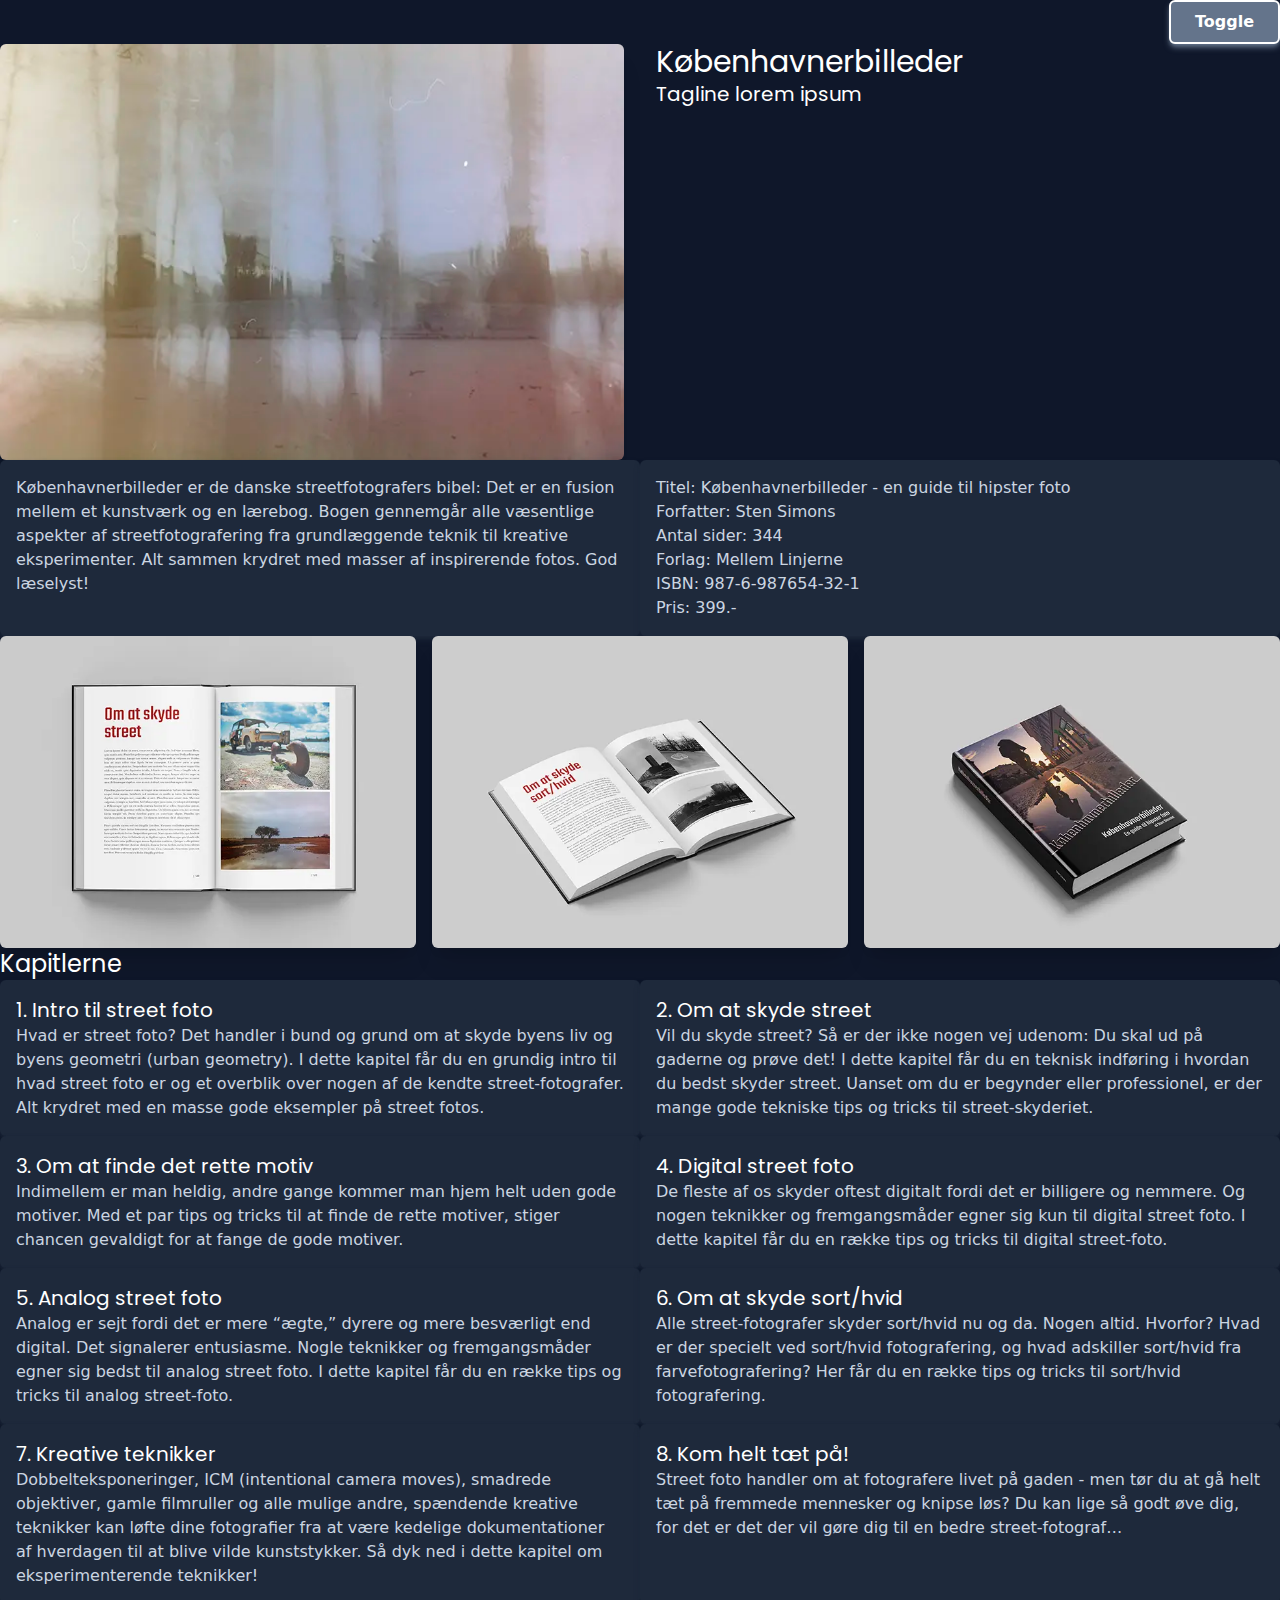
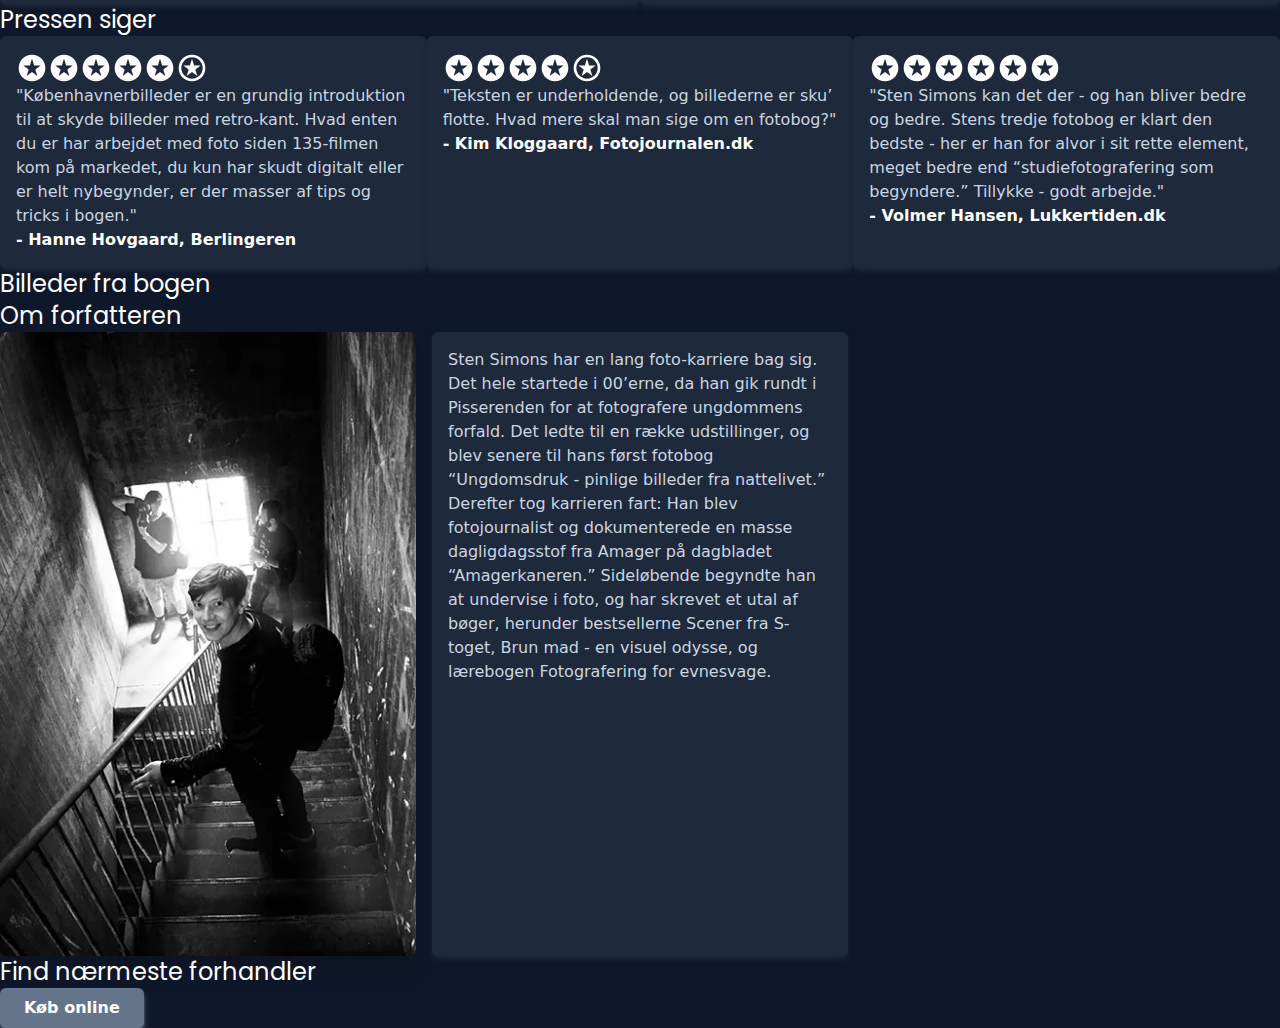
<file: index.html>
<!DOCTYPE html>
<html lang="da">
  <head>
    <meta charset="UTF-8" />
    <link rel="icon" type="image/svg+xml" href="/vite.svg" />
    <meta name="viewport" content="width=device-width, initial-scale=1.0" />
    <link rel="preconnect" href="https://fonts.googleapis.com" />
    <link rel="preconnect" href="https://fonts.gstatic.com" crossorigin />
    <link href="https://fonts.googleapis.com/css2?family=Poppins:wght@700&display=swap" rel="stylesheet" />
    <title>Københavnerbilleder</title>
    <script type="module" crossorigin src="./assets/main-fbc3914c.js"></script>
    <link rel="stylesheet" href="./assets/index-b1b9f9e5.css">
  </head>
  <body class="m-auto max-w-7xl bg-slate-900 text-white dark:bg-slate-200">
    <header class="mt-2 flex justify-end">
      <div class="fixed top-0 left-0 h-3 w-full origin-left bg-pink-300" id="progress-bar"></div>
      <button class="m-2 mb-12 rounded-md border-2 border-white bg-slate-500 px-6 py-2 font-semibold shadow-md shadow-slate-500" id="toggle-darkmode">Toggle</button>
    </header>
    <section class="mb-12 grid grid-cols-1 gap-x-8 sm:grid-cols-2">
      <img class="m-2 rounded-md shadow-xl" src="img/lomo-smena-17.webp" alt="" />
      <div>
        <h1 class="m-2 font-headline text-3xl dark:text-slate-800">Københavnerbilleder</h1>
        <h3 class="m-2 font-headline text-xl">Tagline lorem ipsum</h3>
      </div>
    </section>

    <section class="mb-12 grid grid-cols-1 sm:grid-cols-2">
      <p class="m-2 rounded-md bg-slate-800 p-4 text-slate-300 shadow-md shadow-slate-800">Københavnerbilleder er de danske streetfotografers bibel: Det er en fusion mellem et kunstværk og en lærebog. Bogen gennemgår alle væsentlige aspekter af streetfotografering fra grundlæggende teknik til kreative eksperimenter. Alt sammen krydret med masser af inspirerende fotos. God læselyst!</p>
      <p class="m-2 rounded-md bg-slate-800 p-4 text-slate-300 shadow-md shadow-slate-800">
        Titel: Københavnerbilleder - en guide til hipster foto <br />
        Forfatter: Sten Simons <br />
        Antal sider: 344 <br />
        Forlag: Mellem Linjerne <br />
        ISBN: 987-6-987654-32-1 <br />
        Pris: 399.- <br />
      </p>
    </section>
    <section class="mb-12 grid grid-cols-1 gap-x-4 sm:grid-cols-3">
      <img class="m-2 rounded-md shadow-xl" src="img/kobenhavnerbilleder_oppefra.webp" alt="bog set oppefra" />
      <img class="m-2 rounded-md shadow-xl" src="img/kobenhavnerbilleder_aaben_venstre.webp" alt="bog åben venstre" />
      <img class="m-2 rounded-md shadow-xl" src="img/kobenhavnerbilleder-sten-simons.webp" alt="bog cover" />
    </section>
    <h2 class="m-2 font-headline text-2xl">Kapitlerne</h2>
    <section class="mb-12 grid grid-cols-1 sm:grid-cols-2">
      <article class="m-2 rounded-md bg-slate-800 p-4 shadow-md shadow-slate-800">
        <h3 class="mb-4 font-headline text-xl">1. Intro til street foto</h3>
        <p class="text-slate-300">Hvad er street foto? Det handler i bund og grund om at skyde byens liv og byens geometri (urban geometry). I dette kapitel får du en grundig intro til hvad street foto er og et overblik over nogen af de kendte street-fotografer. Alt krydret med en masse gode eksempler på street fotos.</p>
      </article>
      <article class="m-2 rounded-md bg-slate-800 p-4 shadow-md shadow-slate-800">
        <h3 class="mb-4 font-headline text-xl">2. Om at skyde street</h3>
        <p class="text-slate-300">Vil du skyde street? Så er der ikke nogen vej udenom: Du skal ud på gaderne og prøve det! I dette kapitel får du en teknisk indføring i hvordan du bedst skyder street. Uanset om du er begynder eller professionel, er der mange gode tekniske tips og tricks til street-skyderiet.</p>
      </article>
      <article class="m-2 rounded-md bg-slate-800 p-4 shadow-md shadow-slate-800">
        <h3 class="mb-4 font-headline text-xl">3. Om at finde det rette motiv</h3>
        <p class="text-slate-300">Indimellem er man heldig, andre gange kommer man hjem helt uden gode motiver. Med et par tips og tricks til at finde de rette motiver, stiger chancen gevaldigt for at fange de gode motiver.</p>
      </article>
      <article class="m-2 rounded-md bg-slate-800 p-4 shadow-md shadow-slate-800">
        <h3 class="mb-4 font-headline text-xl">4. Digital street foto</h3>
        <p class="text-slate-300">De fleste af os skyder oftest digitalt fordi det er billigere og nemmere. Og nogen teknikker og fremgangsmåder egner sig kun til digital street foto. I dette kapitel får du en række tips og tricks til digital street-foto.</p>
      </article>
      <article class="m-2 rounded-md bg-slate-800 p-4 shadow-md shadow-slate-800">
        <h3 class="mb-4 font-headline text-xl">5. Analog street foto</h3>
        <p class="text-slate-300">Analog er sejt fordi det er mere “ægte,” dyrere og mere besværligt end digital. Det signalerer entusiasme. Nogle teknikker og fremgangsmåder egner sig bedst til analog street foto. I dette kapitel får du en række tips og tricks til analog street-foto.</p>
      </article>
      <article class="m-2 rounded-md bg-slate-800 p-4 shadow-md shadow-slate-800">
        <h3 class="mb-4 font-headline text-xl">6. Om at skyde sort/hvid</h3>
        <p class="text-slate-300">Alle street-fotografer skyder sort/hvid nu og da. Nogen altid. Hvorfor? Hvad er der specielt ved sort/hvid fotografering, og hvad adskiller sort/hvid fra farvefotografering? Her får du en række tips og tricks til sort/hvid fotografering.</p>
      </article>
      <article class="m-2 rounded-md bg-slate-800 p-4 shadow-md shadow-slate-800">
        <h3 class="mb-4 font-headline text-xl">7. Kreative teknikker</h3>
        <p class="text-slate-300">Dobbelteksponeringer, ICM (intentional camera moves), smadrede objektiver, gamle filmruller og alle mulige andre, spændende kreative teknikker kan løfte dine fotografier fra at være kedelige dokumentationer af hverdagen til at blive vilde kunststykker. Så dyk ned i dette kapitel om eksperimenterende teknikker!</p>
      </article>
      <article class="m-2 rounded-md bg-slate-800 p-4 shadow-md shadow-slate-800">
        <h3 class="mb-4 font-headline text-xl">8. Kom helt tæt på!</h3>
        <p class="text-slate-300">Street foto handler om at fotografere livet på gaden - men tør du at gå helt tæt på fremmede mennesker og knipse løs? Du kan lige så godt øve dig, for det er det der vil gøre dig til en bedre street-fotograf…</p>
      </article>
    </section>
    <h2 class="m-2 font-headline text-2xl">Pressen siger</h2>
    <section class="mb-12 grid grid-cols-1 sm:grid-cols-3">
      <article class="m-2 place-content-between rounded-md bg-slate-800 p-4 shadow-md shadow-slate-800">
        <div class="flex">
          <svg class="mr-1 mb-4" xmlns="http://www.w3.org/2000/svg" width="32" height="32" viewBox="0 0 24 24"><path fill="currentColor" d="m8 18l4-3.05L16 18l-1.5-4.95l4-2.85h-4.9L12 5l-1.6 5.2H5.5l4 2.85Zm4 4q-2.075 0-3.9-.788q-1.825-.787-3.175-2.137q-1.35-1.35-2.137-3.175Q2 14.075 2 12t.788-3.9q.787-1.825 2.137-3.175q1.35-1.35 3.175-2.138Q9.925 2 12 2t3.9.787q1.825.788 3.175 2.138q1.35 1.35 2.137 3.175Q22 9.925 22 12t-.788 3.9q-.787 1.825-2.137 3.175q-1.35 1.35-3.175 2.137Q14.075 22 12 22Z" /></svg>
          <svg class="mr-1 mb-4" xmlns="http://www.w3.org/2000/svg" width="32" height="32" viewBox="0 0 24 24"><path fill="currentColor" d="m8 18l4-3.05L16 18l-1.5-4.95l4-2.85h-4.9L12 5l-1.6 5.2H5.5l4 2.85Zm4 4q-2.075 0-3.9-.788q-1.825-.787-3.175-2.137q-1.35-1.35-2.137-3.175Q2 14.075 2 12t.788-3.9q.787-1.825 2.137-3.175q1.35-1.35 3.175-2.138Q9.925 2 12 2t3.9.787q1.825.788 3.175 2.138q1.35 1.35 2.137 3.175Q22 9.925 22 12t-.788 3.9q-.787 1.825-2.137 3.175q-1.35 1.35-3.175 2.137Q14.075 22 12 22Z" /></svg>
          <svg class="mr-1 mb-4" xmlns="http://www.w3.org/2000/svg" width="32" height="32" viewBox="0 0 24 24"><path fill="currentColor" d="m8 18l4-3.05L16 18l-1.5-4.95l4-2.85h-4.9L12 5l-1.6 5.2H5.5l4 2.85Zm4 4q-2.075 0-3.9-.788q-1.825-.787-3.175-2.137q-1.35-1.35-2.137-3.175Q2 14.075 2 12t.788-3.9q.787-1.825 2.137-3.175q1.35-1.35 3.175-2.138Q9.925 2 12 2t3.9.787q1.825.788 3.175 2.138q1.35 1.35 2.137 3.175Q22 9.925 22 12t-.788 3.9q-.787 1.825-2.137 3.175q-1.35 1.35-3.175 2.137Q14.075 22 12 22Z" /></svg>
          <svg class="mr-1 mb-4" xmlns="http://www.w3.org/2000/svg" width="32" height="32" viewBox="0 0 24 24"><path fill="currentColor" d="m8 18l4-3.05L16 18l-1.5-4.95l4-2.85h-4.9L12 5l-1.6 5.2H5.5l4 2.85Zm4 4q-2.075 0-3.9-.788q-1.825-.787-3.175-2.137q-1.35-1.35-2.137-3.175Q2 14.075 2 12t.788-3.9q.787-1.825 2.137-3.175q1.35-1.35 3.175-2.138Q9.925 2 12 2t3.9.787q1.825.788 3.175 2.138q1.35 1.35 2.137 3.175Q22 9.925 22 12t-.788 3.9q-.787 1.825-2.137 3.175q-1.35 1.35-3.175 2.137Q14.075 22 12 22Z" /></svg>
          <svg class="mr-1 mb-4" xmlns="http://www.w3.org/2000/svg" width="32" height="32" viewBox="0 0 24 24"><path fill="currentColor" d="m8 18l4-3.05L16 18l-1.5-4.95l4-2.85h-4.9L12 5l-1.6 5.2H5.5l4 2.85Zm4 4q-2.075 0-3.9-.788q-1.825-.787-3.175-2.137q-1.35-1.35-2.137-3.175Q2 14.075 2 12t.788-3.9q.787-1.825 2.137-3.175q1.35-1.35 3.175-2.138Q9.925 2 12 2t3.9.787q1.825.788 3.175 2.138q1.35 1.35 2.137 3.175Q22 9.925 22 12t-.788 3.9q-.787 1.825-2.137 3.175q-1.35 1.35-3.175 2.137Q14.075 22 12 22Z" /></svg>
          <svg class="mr-1 mb-4" xmlns="http://www.w3.org/2000/svg" width="32" height="32" viewBox="0 0 24 24"><path fill="currentColor" d="m8 18l4-3.05L16 18l-1.5-4.95l4-2.85h-4.9L12 5l-1.6 5.2H5.5l4 2.85Zm4 4q-2.075 0-3.9-.788q-1.825-.787-3.175-2.137q-1.35-1.35-2.137-3.175Q2 14.075 2 12t.788-3.9q.787-1.825 2.137-3.175q1.35-1.35 3.175-2.138Q9.925 2 12 2t3.9.787q1.825.788 3.175 2.138q1.35 1.35 2.137 3.175Q22 9.925 22 12t-.788 3.9q-.787 1.825-2.137 3.175q-1.35 1.35-3.175 2.137Q14.075 22 12 22Zm0-2q3.35 0 5.675-2.325Q20 15.35 20 12q0-3.35-2.325-5.675Q15.35 4 12 4Q8.65 4 6.325 6.325Q4 8.65 4 12q0 3.35 2.325 5.675Q8.65 20 12 20Zm0-8Z" /></svg>
        </div>
        <p class="mb-8 text-slate-300">"Københavnerbilleder er en grundig introduktion til at skyde billeder med retro-kant. Hvad enten du er har arbejdet med foto siden 135-filmen kom på markedet, du kun har skudt digitalt eller er helt nybegynder, er der masser af tips og tricks i bogen."</p>
        <p class="font-semibold">- Hanne Hovgaard, Berlingeren</p>
      </article>
      <article class="m-2 place-content-between rounded-md bg-slate-800 p-4 shadow-md shadow-slate-800">
        <div class="flex">
          <svg class="mr-1 mb-4" xmlns="http://www.w3.org/2000/svg" width="32" height="32" viewBox="0 0 24 24"><path fill="currentColor" d="m8 18l4-3.05L16 18l-1.5-4.95l4-2.85h-4.9L12 5l-1.6 5.2H5.5l4 2.85Zm4 4q-2.075 0-3.9-.788q-1.825-.787-3.175-2.137q-1.35-1.35-2.137-3.175Q2 14.075 2 12t.788-3.9q.787-1.825 2.137-3.175q1.35-1.35 3.175-2.138Q9.925 2 12 2t3.9.787q1.825.788 3.175 2.138q1.35 1.35 2.137 3.175Q22 9.925 22 12t-.788 3.9q-.787 1.825-2.137 3.175q-1.35 1.35-3.175 2.137Q14.075 22 12 22Z" /></svg>
          <svg class="mr-1 mb-4" xmlns="http://www.w3.org/2000/svg" width="32" height="32" viewBox="0 0 24 24"><path fill="currentColor" d="m8 18l4-3.05L16 18l-1.5-4.95l4-2.85h-4.9L12 5l-1.6 5.2H5.5l4 2.85Zm4 4q-2.075 0-3.9-.788q-1.825-.787-3.175-2.137q-1.35-1.35-2.137-3.175Q2 14.075 2 12t.788-3.9q.787-1.825 2.137-3.175q1.35-1.35 3.175-2.138Q9.925 2 12 2t3.9.787q1.825.788 3.175 2.138q1.35 1.35 2.137 3.175Q22 9.925 22 12t-.788 3.9q-.787 1.825-2.137 3.175q-1.35 1.35-3.175 2.137Q14.075 22 12 22Z" /></svg>
          <svg class="mr-1 mb-4" xmlns="http://www.w3.org/2000/svg" width="32" height="32" viewBox="0 0 24 24"><path fill="currentColor" d="m8 18l4-3.05L16 18l-1.5-4.95l4-2.85h-4.9L12 5l-1.6 5.2H5.5l4 2.85Zm4 4q-2.075 0-3.9-.788q-1.825-.787-3.175-2.137q-1.35-1.35-2.137-3.175Q2 14.075 2 12t.788-3.9q.787-1.825 2.137-3.175q1.35-1.35 3.175-2.138Q9.925 2 12 2t3.9.787q1.825.788 3.175 2.138q1.35 1.35 2.137 3.175Q22 9.925 22 12t-.788 3.9q-.787 1.825-2.137 3.175q-1.35 1.35-3.175 2.137Q14.075 22 12 22Z" /></svg>
          <svg class="mr-1 mb-4" xmlns="http://www.w3.org/2000/svg" width="32" height="32" viewBox="0 0 24 24"><path fill="currentColor" d="m8 18l4-3.05L16 18l-1.5-4.95l4-2.85h-4.9L12 5l-1.6 5.2H5.5l4 2.85Zm4 4q-2.075 0-3.9-.788q-1.825-.787-3.175-2.137q-1.35-1.35-2.137-3.175Q2 14.075 2 12t.788-3.9q.787-1.825 2.137-3.175q1.35-1.35 3.175-2.138Q9.925 2 12 2t3.9.787q1.825.788 3.175 2.138q1.35 1.35 2.137 3.175Q22 9.925 22 12t-.788 3.9q-.787 1.825-2.137 3.175q-1.35 1.35-3.175 2.137Q14.075 22 12 22Z" /></svg>
          <svg class="mr-1 mb-4" xmlns="http://www.w3.org/2000/svg" width="32" height="32" viewBox="0 0 24 24"><path fill="currentColor" d="m8 18l4-3.05L16 18l-1.5-4.95l4-2.85h-4.9L12 5l-1.6 5.2H5.5l4 2.85Zm4 4q-2.075 0-3.9-.788q-1.825-.787-3.175-2.137q-1.35-1.35-2.137-3.175Q2 14.075 2 12t.788-3.9q.787-1.825 2.137-3.175q1.35-1.35 3.175-2.138Q9.925 2 12 2t3.9.787q1.825.788 3.175 2.138q1.35 1.35 2.137 3.175Q22 9.925 22 12t-.788 3.9q-.787 1.825-2.137 3.175q-1.35 1.35-3.175 2.137Q14.075 22 12 22Zm0-2q3.35 0 5.675-2.325Q20 15.35 20 12q0-3.35-2.325-5.675Q15.35 4 12 4Q8.65 4 6.325 6.325Q4 8.65 4 12q0 3.35 2.325 5.675Q8.65 20 12 20Zm0-8Z" /></svg>
        </div>
        <p class="mb-8 text-slate-300">"Teksten er underholdende, og billederne er sku’ flotte. Hvad mere skal man sige om en fotobog?"</p>
        <p class="font-semibold">- Kim Kloggaard, Fotojournalen.dk</p>
      </article>
      <article class="m-2 place-content-between rounded-md bg-slate-800 p-4 shadow-md shadow-slate-800">
        <div class="flex">
          <svg class="mr-1 mb-4" xmlns="http://www.w3.org/2000/svg" width="32" height="32" viewBox="0 0 24 24"><path fill="currentColor" d="m8 18l4-3.05L16 18l-1.5-4.95l4-2.85h-4.9L12 5l-1.6 5.2H5.5l4 2.85Zm4 4q-2.075 0-3.9-.788q-1.825-.787-3.175-2.137q-1.35-1.35-2.137-3.175Q2 14.075 2 12t.788-3.9q.787-1.825 2.137-3.175q1.35-1.35 3.175-2.138Q9.925 2 12 2t3.9.787q1.825.788 3.175 2.138q1.35 1.35 2.137 3.175Q22 9.925 22 12t-.788 3.9q-.787 1.825-2.137 3.175q-1.35 1.35-3.175 2.137Q14.075 22 12 22Z" /></svg>
          <svg class="mr-1 mb-4" xmlns="http://www.w3.org/2000/svg" width="32" height="32" viewBox="0 0 24 24"><path fill="currentColor" d="m8 18l4-3.05L16 18l-1.5-4.95l4-2.85h-4.9L12 5l-1.6 5.2H5.5l4 2.85Zm4 4q-2.075 0-3.9-.788q-1.825-.787-3.175-2.137q-1.35-1.35-2.137-3.175Q2 14.075 2 12t.788-3.9q.787-1.825 2.137-3.175q1.35-1.35 3.175-2.138Q9.925 2 12 2t3.9.787q1.825.788 3.175 2.138q1.35 1.35 2.137 3.175Q22 9.925 22 12t-.788 3.9q-.787 1.825-2.137 3.175q-1.35 1.35-3.175 2.137Q14.075 22 12 22Z" /></svg>
          <svg class="mr-1 mb-4" xmlns="http://www.w3.org/2000/svg" width="32" height="32" viewBox="0 0 24 24"><path fill="currentColor" d="m8 18l4-3.05L16 18l-1.5-4.95l4-2.85h-4.9L12 5l-1.6 5.2H5.5l4 2.85Zm4 4q-2.075 0-3.9-.788q-1.825-.787-3.175-2.137q-1.35-1.35-2.137-3.175Q2 14.075 2 12t.788-3.9q.787-1.825 2.137-3.175q1.35-1.35 3.175-2.138Q9.925 2 12 2t3.9.787q1.825.788 3.175 2.138q1.35 1.35 2.137 3.175Q22 9.925 22 12t-.788 3.9q-.787 1.825-2.137 3.175q-1.35 1.35-3.175 2.137Q14.075 22 12 22Z" /></svg>
          <svg class="mr-1 mb-4" xmlns="http://www.w3.org/2000/svg" width="32" height="32" viewBox="0 0 24 24"><path fill="currentColor" d="m8 18l4-3.05L16 18l-1.5-4.95l4-2.85h-4.9L12 5l-1.6 5.2H5.5l4 2.85Zm4 4q-2.075 0-3.9-.788q-1.825-.787-3.175-2.137q-1.35-1.35-2.137-3.175Q2 14.075 2 12t.788-3.9q.787-1.825 2.137-3.175q1.35-1.35 3.175-2.138Q9.925 2 12 2t3.9.787q1.825.788 3.175 2.138q1.35 1.35 2.137 3.175Q22 9.925 22 12t-.788 3.9q-.787 1.825-2.137 3.175q-1.35 1.35-3.175 2.137Q14.075 22 12 22Z" /></svg>
          <svg class="mr-1 mb-4" xmlns="http://www.w3.org/2000/svg" width="32" height="32" viewBox="0 0 24 24"><path fill="currentColor" d="m8 18l4-3.05L16 18l-1.5-4.95l4-2.85h-4.9L12 5l-1.6 5.2H5.5l4 2.85Zm4 4q-2.075 0-3.9-.788q-1.825-.787-3.175-2.137q-1.35-1.35-2.137-3.175Q2 14.075 2 12t.788-3.9q.787-1.825 2.137-3.175q1.35-1.35 3.175-2.138Q9.925 2 12 2t3.9.787q1.825.788 3.175 2.138q1.35 1.35 2.137 3.175Q22 9.925 22 12t-.788 3.9q-.787 1.825-2.137 3.175q-1.35 1.35-3.175 2.137Q14.075 22 12 22Z" /></svg>
          <svg class="mr-1 mb-4" xmlns="http://www.w3.org/2000/svg" width="32" height="32" viewBox="0 0 24 24"><path fill="currentColor" d="m8 18l4-3.05L16 18l-1.5-4.95l4-2.85h-4.9L12 5l-1.6 5.2H5.5l4 2.85Zm4 4q-2.075 0-3.9-.788q-1.825-.787-3.175-2.137q-1.35-1.35-2.137-3.175Q2 14.075 2 12t.788-3.9q.787-1.825 2.137-3.175q1.35-1.35 3.175-2.138Q9.925 2 12 2t3.9.787q1.825.788 3.175 2.138q1.35 1.35 2.137 3.175Q22 9.925 22 12t-.788 3.9q-.787 1.825-2.137 3.175q-1.35 1.35-3.175 2.137Q14.075 22 12 22Z" /></svg>
        </div>
        <p class="mb-8 text-slate-300">"Sten Simons kan det der - og han bliver bedre og bedre. Stens tredje fotobog er klart den bedste - her er han for alvor i sit rette element, meget bedre end “studiefotografering som begyndere.” Tillykke - godt arbejde."</p>
        <p class="font-semibold">- Volmer Hansen, Lukkertiden.dk</p>
      </article>
    </section>
    <h2 class="m-2 font-headline text-2xl">Billeder fra bogen</h2>
    <section class="mb-12"></section>
    <h2 class="m-2 font-headline text-2xl">Om forfatteren</h2>
    <section class="mb-12 grid grid-cols-1 gap-x-4 sm:grid-cols-3">
      <img class="m-2 rounded-md shadow-xl" src="img/sten_simons.webp" alt="" />
      <p class="m-2 rounded-md bg-slate-800 p-4 text-slate-300 shadow-md shadow-slate-800">Sten Simons har en lang foto-karriere bag sig. Det hele startede i 00’erne, da han gik rundt i Pisserenden for at fotografere ungdommens forfald. Det ledte til en række udstillinger, og blev senere til hans først fotobog “Ungdomsdruk - pinlige billeder fra nattelivet.” Derefter tog karrieren fart: Han blev fotojournalist og dokumenterede en masse dagligdagsstof fra Amager på dagbladet “Amagerkaneren.” Sideløbende begyndte han at undervise i foto, og har skrevet et utal af bøger, herunder bestsellerne Scener fra S-toget, Brun mad - en visuel odysse, og lærebogen Fotografering for evnesvage.</p>
    </section>
    <h2 class="m-2 font-headline text-2xl">Find nærmeste forhandler</h2>
    <button class="m-2 mb-12 rounded-md bg-slate-500 px-6 py-2 font-semibold shadow-md shadow-slate-500">Køb online</button>

    
    <!-- <script type="module" src="./darkmode.js"></script> -->
  </body>
</html>
</file>
<file: assets/index-b1b9f9e5.css>
*,:before,:after{box-sizing:border-box;border-width:0;border-style:solid;border-color:#e5e7eb}:before,:after{--tw-content: ""}html{line-height:1.5;-webkit-text-size-adjust:100%;-moz-tab-size:4;-o-tab-size:4;tab-size:4;font-family:ui-sans-serif,system-ui,-apple-system,BlinkMacSystemFont,Segoe UI,Roboto,Helvetica Neue,Arial,Noto Sans,sans-serif,"Apple Color Emoji","Segoe UI Emoji",Segoe UI Symbol,"Noto Color Emoji";font-feature-settings:normal}body{margin:0;line-height:inherit}hr{height:0;color:inherit;border-top-width:1px}abbr:where([title]){-webkit-text-decoration:underline dotted;text-decoration:underline dotted}h1,h2,h3,h4,h5,h6{font-size:inherit;font-weight:inherit}a{color:inherit;text-decoration:inherit}b,strong{font-weight:bolder}code,kbd,samp,pre{font-family:ui-monospace,SFMono-Regular,Menlo,Monaco,Consolas,Liberation Mono,Courier New,monospace;font-size:1em}small{font-size:80%}sub,sup{font-size:75%;line-height:0;position:relative;vertical-align:baseline}sub{bottom:-.25em}sup{top:-.5em}table{text-indent:0;border-color:inherit;border-collapse:collapse}button,input,optgroup,select,textarea{font-family:inherit;font-size:100%;font-weight:inherit;line-height:inherit;color:inherit;margin:0;padding:0}button,select{text-transform:none}button,[type=button],[type=reset],[type=submit]{-webkit-appearance:button;background-color:transparent;background-image:none}:-moz-focusring{outline:auto}:-moz-ui-invalid{box-shadow:none}progress{vertical-align:baseline}::-webkit-inner-spin-button,::-webkit-outer-spin-button{height:auto}[type=search]{-webkit-appearance:textfield;outline-offset:-2px}::-webkit-search-decoration{-webkit-appearance:none}::-webkit-file-upload-button{-webkit-appearance:button;font:inherit}summary{display:list-item}blockquote,dl,dd,h1,h2,h3,h4,h5,h6,hr,figure,p,pre{margin:0}fieldset{margin:0;padding:0}legend{padding:0}ol,ul,menu{list-style:none;margin:0;padding:0}textarea{resize:vertical}input::-moz-placeholder,textarea::-moz-placeholder{opacity:1;color:#9ca3af}input::placeholder,textarea::placeholder{opacity:1;color:#9ca3af}button,[role=button]{cursor:pointer}:disabled{cursor:default}img,svg,video,canvas,audio,iframe,embed,object{display:block;vertical-align:middle}img,video{max-width:100%;height:auto}[hidden]{display:none}[type=text],[type=email],[type=url],[type=password],[type=number],[type=date],[type=datetime-local],[type=month],[type=search],[type=tel],[type=time],[type=week],[multiple],textarea,select{-webkit-appearance:none;-moz-appearance:none;appearance:none;background-color:#fff;border-color:#6b7280;border-width:1px;border-radius:0;padding:.5rem .75rem;font-size:1rem;line-height:1.5rem;--tw-shadow: 0 0 #0000}[type=text]:focus,[type=email]:focus,[type=url]:focus,[type=password]:focus,[type=number]:focus,[type=date]:focus,[type=datetime-local]:focus,[type=month]:focus,[type=search]:focus,[type=tel]:focus,[type=time]:focus,[type=week]:focus,[multiple]:focus,textarea:focus,select:focus{outline:2px solid transparent;outline-offset:2px;--tw-ring-inset: var(--tw-empty, );--tw-ring-offset-width: 0px;--tw-ring-offset-color: #fff;--tw-ring-color: #2563eb;--tw-ring-offset-shadow: var(--tw-ring-inset) 0 0 0 var(--tw-ring-offset-width) var(--tw-ring-offset-color);--tw-ring-shadow: var(--tw-ring-inset) 0 0 0 calc(1px + var(--tw-ring-offset-width)) var(--tw-ring-color);box-shadow:var(--tw-ring-offset-shadow),var(--tw-ring-shadow),var(--tw-shadow);border-color:#2563eb}input::-moz-placeholder,textarea::-moz-placeholder{color:#6b7280;opacity:1}input::placeholder,textarea::placeholder{color:#6b7280;opacity:1}::-webkit-datetime-edit-fields-wrapper{padding:0}::-webkit-date-and-time-value{min-height:1.5em}::-webkit-datetime-edit,::-webkit-datetime-edit-year-field,::-webkit-datetime-edit-month-field,::-webkit-datetime-edit-day-field,::-webkit-datetime-edit-hour-field,::-webkit-datetime-edit-minute-field,::-webkit-datetime-edit-second-field,::-webkit-datetime-edit-millisecond-field,::-webkit-datetime-edit-meridiem-field{padding-top:0;padding-bottom:0}select{background-image:url("data:image/svg+xml,%3csvg xmlns='http://www.w3.org/2000/svg' fill='none' viewBox='0 0 20 20'%3e%3cpath stroke='%236b7280' stroke-linecap='round' stroke-linejoin='round' stroke-width='1.5' d='M6 8l4 4 4-4'/%3e%3c/svg%3e");background-position:right .5rem center;background-repeat:no-repeat;background-size:1.5em 1.5em;padding-right:2.5rem;-webkit-print-color-adjust:exact;print-color-adjust:exact}[multiple]{background-image:initial;background-position:initial;background-repeat:unset;background-size:initial;padding-right:.75rem;-webkit-print-color-adjust:unset;print-color-adjust:unset}[type=checkbox],[type=radio]{-webkit-appearance:none;-moz-appearance:none;appearance:none;padding:0;-webkit-print-color-adjust:exact;print-color-adjust:exact;display:inline-block;vertical-align:middle;background-origin:border-box;-webkit-user-select:none;-moz-user-select:none;user-select:none;flex-shrink:0;height:1rem;width:1rem;color:#2563eb;background-color:#fff;border-color:#6b7280;border-width:1px;--tw-shadow: 0 0 #0000}[type=checkbox]{border-radius:0}[type=radio]{border-radius:100%}[type=checkbox]:focus,[type=radio]:focus{outline:2px solid transparent;outline-offset:2px;--tw-ring-inset: var(--tw-empty, );--tw-ring-offset-width: 2px;--tw-ring-offset-color: #fff;--tw-ring-color: #2563eb;--tw-ring-offset-shadow: var(--tw-ring-inset) 0 0 0 var(--tw-ring-offset-width) var(--tw-ring-offset-color);--tw-ring-shadow: var(--tw-ring-inset) 0 0 0 calc(2px + var(--tw-ring-offset-width)) var(--tw-ring-color);box-shadow:var(--tw-ring-offset-shadow),var(--tw-ring-shadow),var(--tw-shadow)}[type=checkbox]:checked,[type=radio]:checked{border-color:transparent;background-color:currentColor;background-size:100% 100%;background-position:center;background-repeat:no-repeat}[type=checkbox]:checked{background-image:url("data:image/svg+xml,%3csvg viewBox='0 0 16 16' fill='white' xmlns='http://www.w3.org/2000/svg'%3e%3cpath d='M12.207 4.793a1 1 0 010 1.414l-5 5a1 1 0 01-1.414 0l-2-2a1 1 0 011.414-1.414L6.5 9.086l4.293-4.293a1 1 0 011.414 0z'/%3e%3c/svg%3e")}[type=radio]:checked{background-image:url("data:image/svg+xml,%3csvg viewBox='0 0 16 16' fill='white' xmlns='http://www.w3.org/2000/svg'%3e%3ccircle cx='8' cy='8' r='3'/%3e%3c/svg%3e")}[type=checkbox]:checked:hover,[type=checkbox]:checked:focus,[type=radio]:checked:hover,[type=radio]:checked:focus{border-color:transparent;background-color:currentColor}[type=checkbox]:indeterminate{background-image:url("data:image/svg+xml,%3csvg xmlns='http://www.w3.org/2000/svg' fill='none' viewBox='0 0 16 16'%3e%3cpath stroke='white' stroke-linecap='round' stroke-linejoin='round' stroke-width='2' d='M4 8h8'/%3e%3c/svg%3e");border-color:transparent;background-color:currentColor;background-size:100% 100%;background-position:center;background-repeat:no-repeat}[type=checkbox]:indeterminate:hover,[type=checkbox]:indeterminate:focus{border-color:transparent;background-color:currentColor}[type=file]{background:unset;border-color:inherit;border-width:0;border-radius:0;padding:0;font-size:unset;line-height:inherit}[type=file]:focus{outline:1px solid ButtonText;outline:1px auto -webkit-focus-ring-color}*,:before,:after{--tw-border-spacing-x: 0;--tw-border-spacing-y: 0;--tw-translate-x: 0;--tw-translate-y: 0;--tw-rotate: 0;--tw-skew-x: 0;--tw-skew-y: 0;--tw-scale-x: 1;--tw-scale-y: 1;--tw-pan-x: ;--tw-pan-y: ;--tw-pinch-zoom: ;--tw-scroll-snap-strictness: proximity;--tw-ordinal: ;--tw-slashed-zero: ;--tw-numeric-figure: ;--tw-numeric-spacing: ;--tw-numeric-fraction: ;--tw-ring-inset: ;--tw-ring-offset-width: 0px;--tw-ring-offset-color: #fff;--tw-ring-color: rgb(59 130 246 / .5);--tw-ring-offset-shadow: 0 0 #0000;--tw-ring-shadow: 0 0 #0000;--tw-shadow: 0 0 #0000;--tw-shadow-colored: 0 0 #0000;--tw-blur: ;--tw-brightness: ;--tw-contrast: ;--tw-grayscale: ;--tw-hue-rotate: ;--tw-invert: ;--tw-saturate: ;--tw-sepia: ;--tw-drop-shadow: ;--tw-backdrop-blur: ;--tw-backdrop-brightness: ;--tw-backdrop-contrast: ;--tw-backdrop-grayscale: ;--tw-backdrop-hue-rotate: ;--tw-backdrop-invert: ;--tw-backdrop-opacity: ;--tw-backdrop-saturate: ;--tw-backdrop-sepia: }::backdrop{--tw-border-spacing-x: 0;--tw-border-spacing-y: 0;--tw-translate-x: 0;--tw-translate-y: 0;--tw-rotate: 0;--tw-skew-x: 0;--tw-skew-y: 0;--tw-scale-x: 1;--tw-scale-y: 1;--tw-pan-x: ;--tw-pan-y: ;--tw-pinch-zoom: ;--tw-scroll-snap-strictness: proximity;--tw-ordinal: ;--tw-slashed-zero: ;--tw-numeric-figure: ;--tw-numeric-spacing: ;--tw-numeric-fraction: ;--tw-ring-inset: ;--tw-ring-offset-width: 0px;--tw-ring-offset-color: #fff;--tw-ring-color: rgb(59 130 246 / .5);--tw-ring-offset-shadow: 0 0 #0000;--tw-ring-shadow: 0 0 #0000;--tw-shadow: 0 0 #0000;--tw-shadow-colored: 0 0 #0000;--tw-blur: ;--tw-brightness: ;--tw-contrast: ;--tw-grayscale: ;--tw-hue-rotate: ;--tw-invert: ;--tw-saturate: ;--tw-sepia: ;--tw-drop-shadow: ;--tw-backdrop-blur: ;--tw-backdrop-brightness: ;--tw-backdrop-contrast: ;--tw-backdrop-grayscale: ;--tw-backdrop-hue-rotate: ;--tw-backdrop-invert: ;--tw-backdrop-opacity: ;--tw-backdrop-saturate: ;--tw-backdrop-sepia: }*{margin:0!important}.fixed{position:fixed}.top-0{top:0px}.left-0{left:0px}.m-auto{margin:auto}.m-2{margin:.5rem}.mt-2{margin-top:.5rem}.mb-12{margin-bottom:3rem}.mb-4{margin-bottom:1rem}.mr-1{margin-right:.25rem}.mb-8{margin-bottom:2rem}.flex{display:flex}.grid{display:grid}.h-3{height:.75rem}.w-full{width:100%}.max-w-7xl{max-width:80rem}.origin-left{transform-origin:left}.grid-cols-1{grid-template-columns:repeat(1,minmax(0,1fr))}.place-content-between{place-content:space-between}.justify-end{justify-content:flex-end}.gap-x-8{-moz-column-gap:2rem;column-gap:2rem}.gap-x-4{-moz-column-gap:1rem;column-gap:1rem}.rounded-md{border-radius:.375rem}.border-2{border-width:2px}.border-white{--tw-border-opacity: 1;border-color:rgb(255 255 255 / var(--tw-border-opacity))}.bg-slate-900{--tw-bg-opacity: 1;background-color:rgb(15 23 42 / var(--tw-bg-opacity))}.bg-pink-300{--tw-bg-opacity: 1;background-color:rgb(249 168 212 / var(--tw-bg-opacity))}.bg-slate-500{--tw-bg-opacity: 1;background-color:rgb(100 116 139 / var(--tw-bg-opacity))}.bg-slate-800{--tw-bg-opacity: 1;background-color:rgb(30 41 59 / var(--tw-bg-opacity))}.p-4{padding:1rem}.px-6{padding-left:1.5rem;padding-right:1.5rem}.py-2{padding-top:.5rem;padding-bottom:.5rem}.font-headline{font-family:Poppins,sans-serif}.text-3xl{font-size:1.875rem;line-height:2.25rem}.text-xl{font-size:1.25rem;line-height:1.75rem}.text-2xl{font-size:1.5rem;line-height:2rem}.font-semibold{font-weight:600}.text-white{--tw-text-opacity: 1;color:rgb(255 255 255 / var(--tw-text-opacity))}.text-slate-300{--tw-text-opacity: 1;color:rgb(203 213 225 / var(--tw-text-opacity))}.shadow-md{--tw-shadow: 0 4px 6px -1px rgb(0 0 0 / .1), 0 2px 4px -2px rgb(0 0 0 / .1);--tw-shadow-colored: 0 4px 6px -1px var(--tw-shadow-color), 0 2px 4px -2px var(--tw-shadow-color);box-shadow:var(--tw-ring-offset-shadow, 0 0 #0000),var(--tw-ring-shadow, 0 0 #0000),var(--tw-shadow)}.shadow-xl{--tw-shadow: 0 20px 25px -5px rgb(0 0 0 / .1), 0 8px 10px -6px rgb(0 0 0 / .1);--tw-shadow-colored: 0 20px 25px -5px var(--tw-shadow-color), 0 8px 10px -6px var(--tw-shadow-color);box-shadow:var(--tw-ring-offset-shadow, 0 0 #0000),var(--tw-ring-shadow, 0 0 #0000),var(--tw-shadow)}.shadow-slate-500{--tw-shadow-color: #64748b;--tw-shadow: var(--tw-shadow-colored)}.shadow-slate-800{--tw-shadow-color: #1e293b;--tw-shadow: var(--tw-shadow-colored)}.ring{--tw-ring-offset-shadow: var(--tw-ring-inset) 0 0 0 var(--tw-ring-offset-width) var(--tw-ring-offset-color);--tw-ring-shadow: var(--tw-ring-inset) 0 0 0 calc(3px + var(--tw-ring-offset-width)) var(--tw-ring-color);box-shadow:var(--tw-ring-offset-shadow),var(--tw-ring-shadow),var(--tw-shadow, 0 0 #0000)}.dark .dark\:bg-slate-200{--tw-bg-opacity: 1;background-color:rgb(226 232 240 / var(--tw-bg-opacity))}.dark .dark\:text-slate-800{--tw-text-opacity: 1;color:rgb(30 41 59 / var(--tw-text-opacity))}@media (min-width: 640px){.sm\:grid-cols-2{grid-template-columns:repeat(2,minmax(0,1fr))}.sm\:grid-cols-3{grid-template-columns:repeat(3,minmax(0,1fr))}}
</file>
